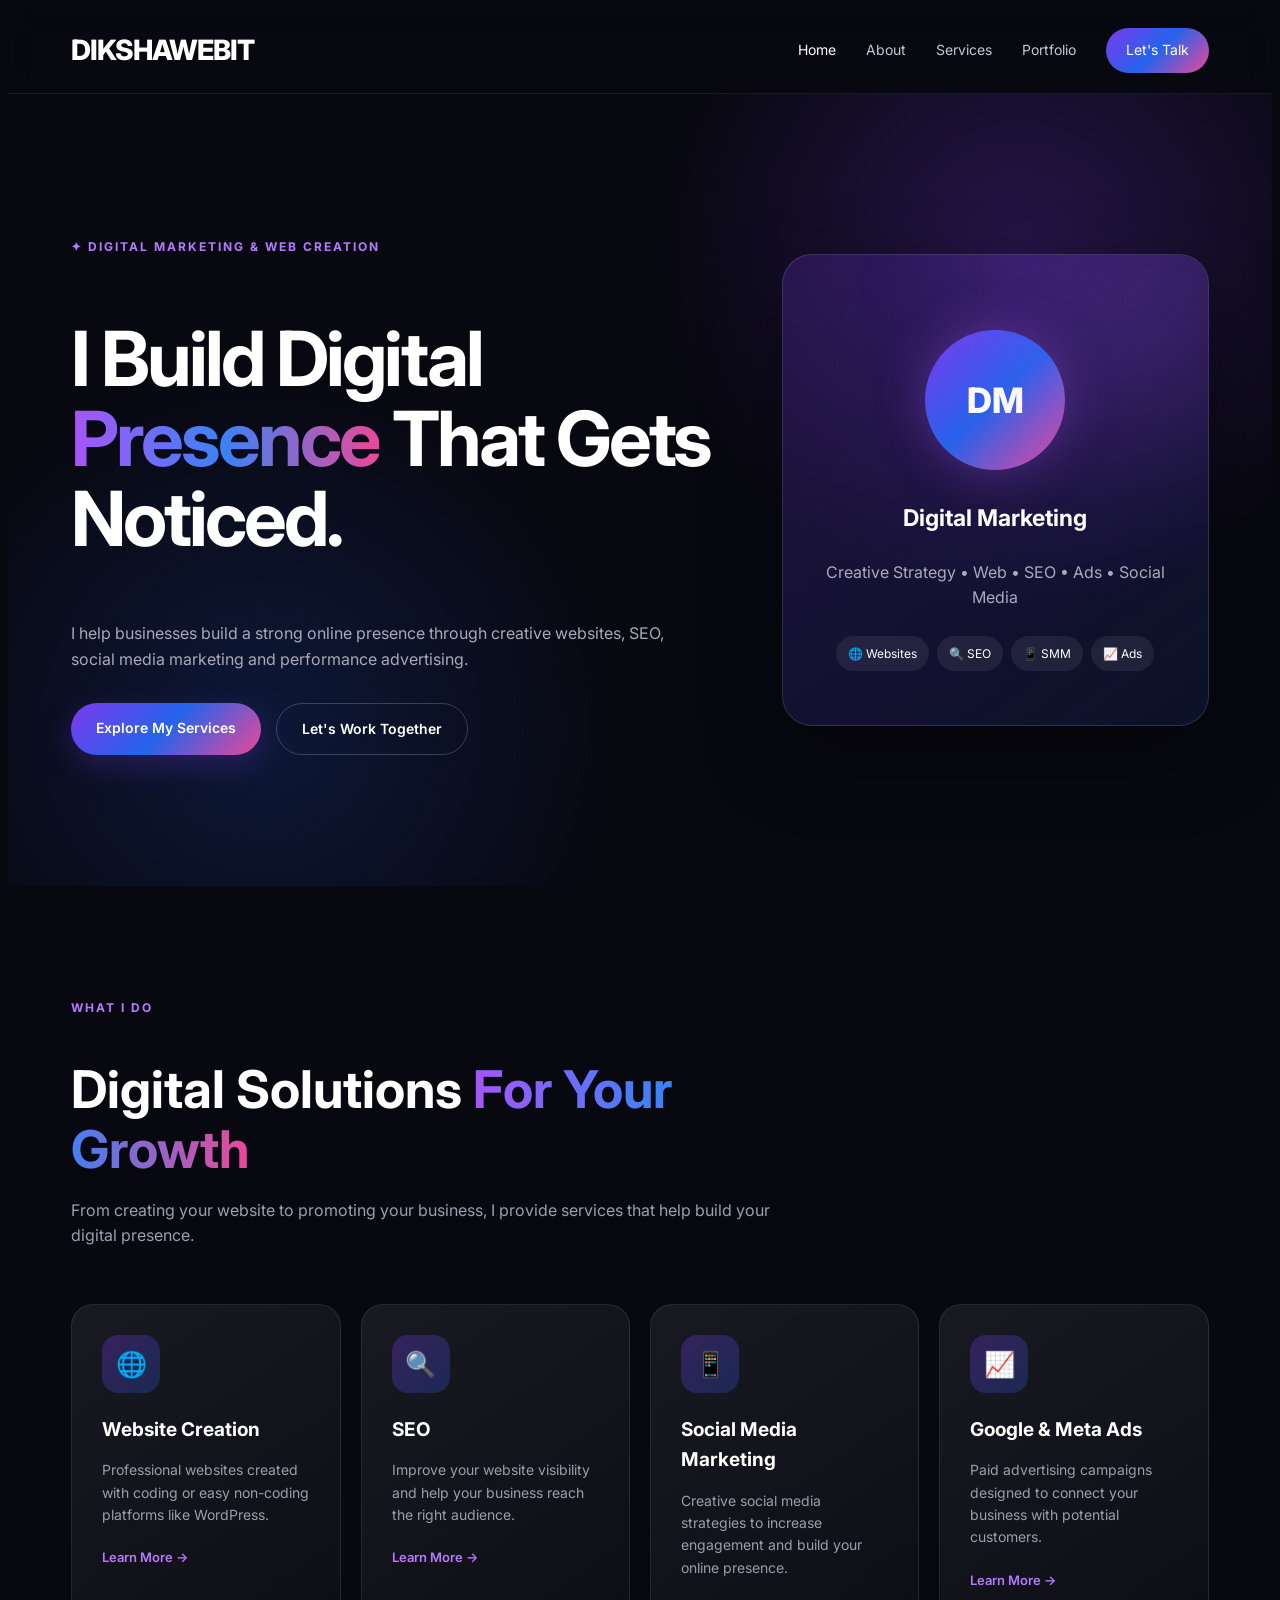
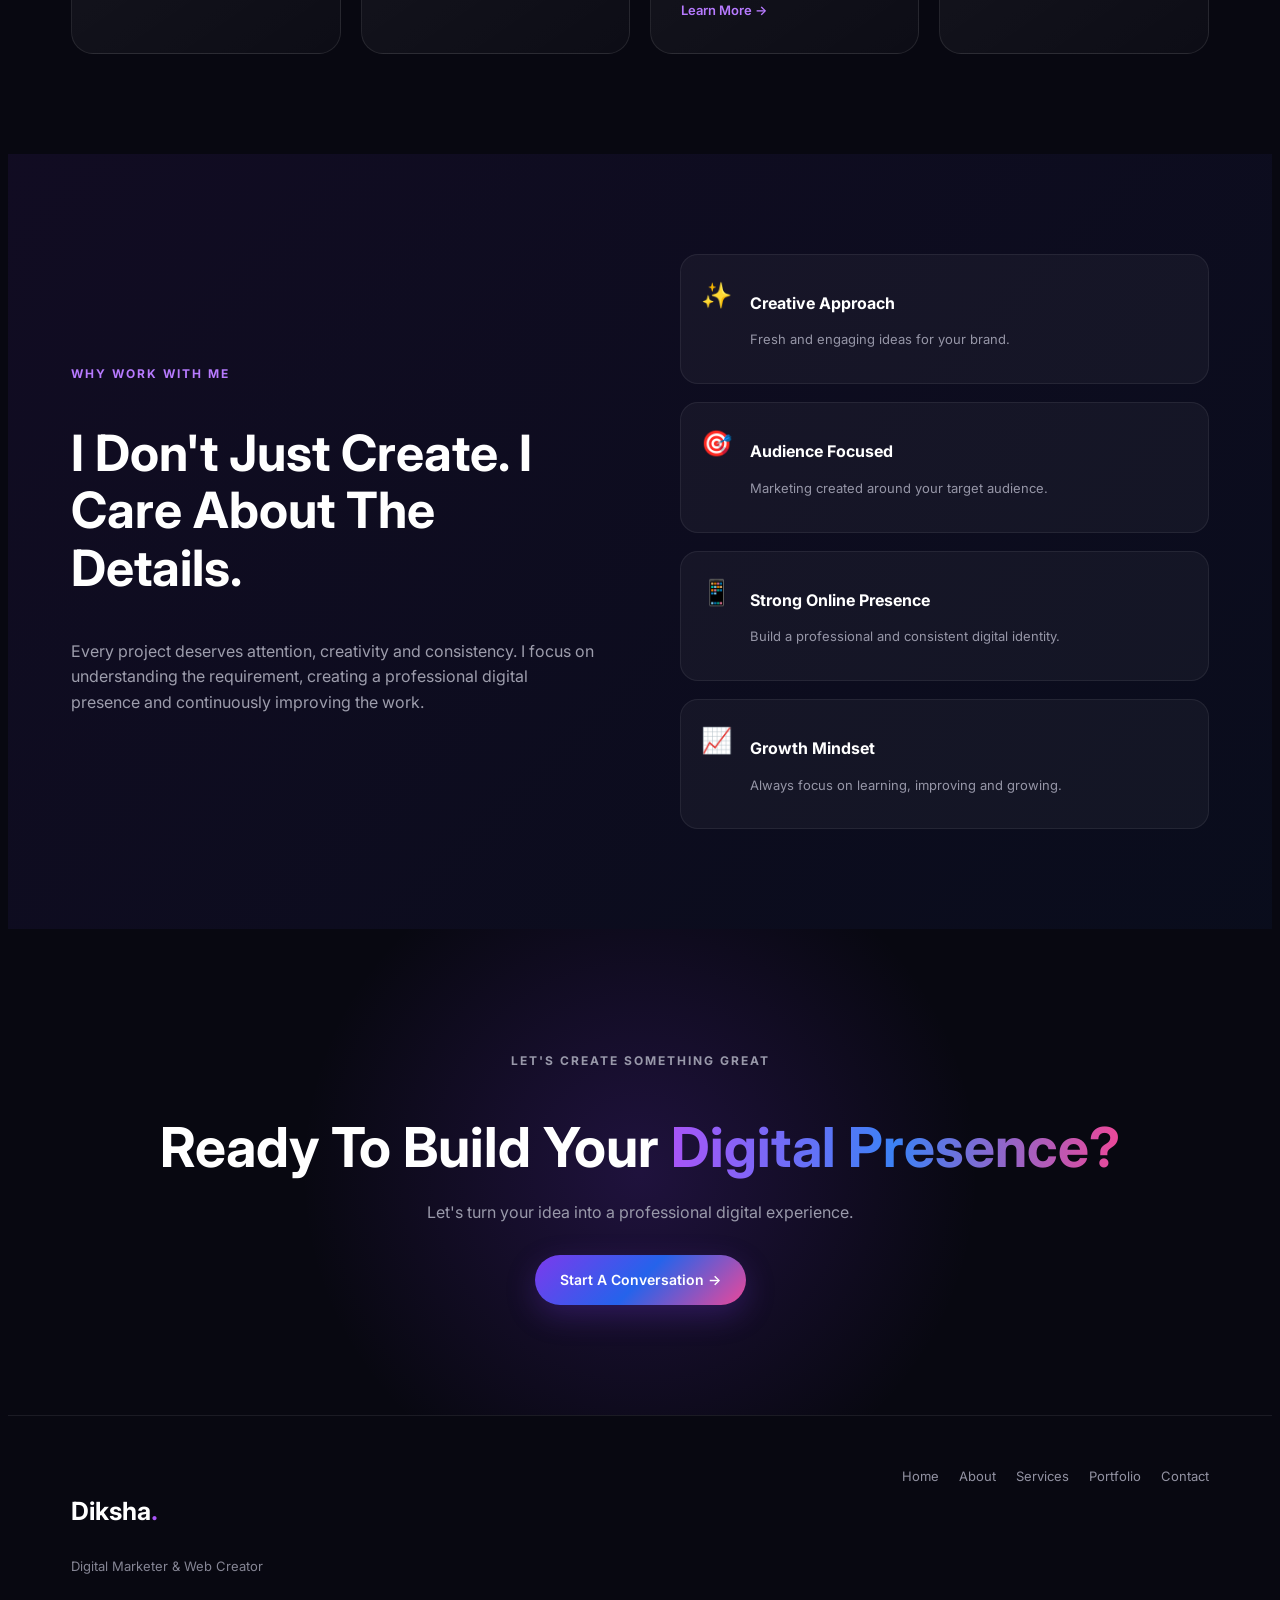
<file: index.html>
<!DOCTYPE html>
<html lang="en">
<head>
    <meta charset="UTF-8">
    <meta name="viewport" content="width=device-width, initial-scale=1.0">

    <title>Diksha | Digital Marketer & Web Creator</title>

    <link rel="stylesheet" href="style.css">

    <!-- Google Font -->
    <link rel="preconnect" href="https://fonts.googleapis.com">
    <link rel="preconnect" href="https://fonts.gstatic.com" crossorigin>
    <link href="https://fonts.googleapis.com/css2?family=Inter:wght@400;500;600;700;800&display=swap" rel="stylesheet">
</head>

<body>

<!-- ================= NAVBAR ================= -->

<header class="navbar">
    <div class="container nav-container">

        <a href="index.html" class="logo">
            DIKSHAWEBIT
        </a>

        <nav>
            <a href="index.html" class="active">Home</a>
            <a href="about.html">About</a>
            <a href="services.html">Services</a>
            <a href="portfolio.html">Portfolio</a>
            <a href="contact.html" class="nav-btn">Let's Talk</a>
        </nav>

    </div>
</header>


<!-- ================= HERO ================= -->

<section class="hero">

    <div class="container hero-container">

        <div class="hero-content">

            <p class="small-heading">
                ✦ DIGITAL MARKETING & WEB CREATION
            </p>

            <h1>
                I Build Digital
                <span>Presence</span>
                That Gets Noticed.
            </h1>

            <p class="hero-text">
                I help businesses build a strong online presence through
                creative websites, SEO, social media marketing and
                performance advertising.
            </p>

            <div class="hero-buttons">
                <a href="services.html" class="btn primary-btn">
                    Explore My Services
                </a>

                <a href="contact.html" class="btn outline-btn">
                    Let's Work Together
                </a>
            </div>

        </div>


        <!-- Hero Card -->

        <div class="hero-card">

            <div class="hero-card-glow"></div>

            <div class="profile-circle">
                DM
            </div>

            <h3>Digital Marketing</h3>

            <p>
                Creative Strategy • Web • SEO • Ads • Social Media
            </p>

            <div class="mini-services">

                <span>🌐 Websites</span>
                <span>🔍 SEO</span>
                <span>📱 SMM</span>
                <span>📈 Ads</span>

            </div>

        </div>

    </div>

</section>


<!-- ================= SERVICES PREVIEW ================= -->

<section class="section">

    <div class="container">

        <div class="section-heading">

            <p class="small-heading">WHAT I DO</p>

            <h2>
                Digital Solutions
                <span>For Your Growth</span>
            </h2>

            <p>
                From creating your website to promoting your business,
                I provide services that help build your digital presence.
            </p>

        </div>


        <div class="service-grid">

            <div class="service-card">
                <div class="service-icon">🌐</div>

                <h3>Website Creation</h3>

                <p>
                    Professional websites created with coding
                    or easy non-coding platforms like WordPress.
                </p>

                <a href="services.html">Learn More →</a>
            </div>


            <div class="service-card">
                <div class="service-icon">🔍</div>

                <h3>SEO</h3>

                <p>
                    Improve your website visibility and help
                    your business reach the right audience.
                </p>

                <a href="services.html">Learn More →</a>
            </div>


            <div class="service-card">
                <div class="service-icon">📱</div>

                <h3>Social Media Marketing</h3>

                <p>
                    Creative social media strategies to increase
                    engagement and build your online presence.
                </p>

                <a href="services.html">Learn More →</a>
            </div>


            <div class="service-card">
                <div class="service-icon">📈</div>

                <h3>Google & Meta Ads</h3>

                <p>
                    Paid advertising campaigns designed to
                    connect your business with potential customers.
                </p>

                <a href="services.html">Learn More →</a>
            </div>

        </div>

    </div>

</section>


<!-- ================= WHY ME ================= -->

<section class="why-section">

    <div class="container why-container">

        <div>

            <p class="small-heading">WHY WORK WITH ME</p>

            <h2>
                I Don't Just Create.
                <span>I Care About The Details.</span>
            </h2>

            <p class="why-text">
                Every project deserves attention, creativity and
                consistency. I focus on understanding the requirement,
                creating a professional digital presence and continuously
                improving the work.
            </p>

        </div>


        <div class="points">

            <div class="point">
                <span>✨</span>
                <div>
                    <h3>Creative Approach</h3>
                    <p>Fresh and engaging ideas for your brand.</p>
                </div>
            </div>


            <div class="point">
                <span>🎯</span>
                <div>
                    <h3>Audience Focused</h3>
                    <p>Marketing created around your target audience.</p>
                </div>
            </div>


            <div class="point">
                <span>📱</span>
                <div>
                    <h3>Strong Online Presence</h3>
                    <p>Build a professional and consistent digital identity.</p>
                </div>
            </div>


            <div class="point">
                <span>📈</span>
                <div>
                    <h3>Growth Mindset</h3>
                    <p>Always focus on learning, improving and growing.</p>
                </div>
            </div>

        </div>

    </div>

</section>


<!-- ================= CTA ================= -->

<section class="cta">

    <div class="container">

        <p class="small-heading">LET'S CREATE SOMETHING GREAT</p>

        <h2>
            Ready To Build Your
            <span>Digital Presence?</span>
        </h2>

        <p>
            Let's turn your idea into a professional digital experience.
        </p>

        <a href="contact.html" class="btn primary-btn">
            Start A Conversation →
        </a>

    </div>

</section>


<!-- ================= FOOTER ================= -->

<footer>

    <div class="container footer-container">

        <div>
            <h3>Diksha<span>.</span></h3>
            <p>
                Digital Marketer & Web Creator
            </p>
        </div>

        <div class="footer-links">
            <a href="index.html">Home</a>
            <a href="about.html">About</a>
            <a href="services.html">Services</a>
            <a href="portfolio.html">Portfolio</a>
            <a href="contact.html">Contact</a>
        </div>

    </div>

    

</footer>

</body>
</html>
</file>
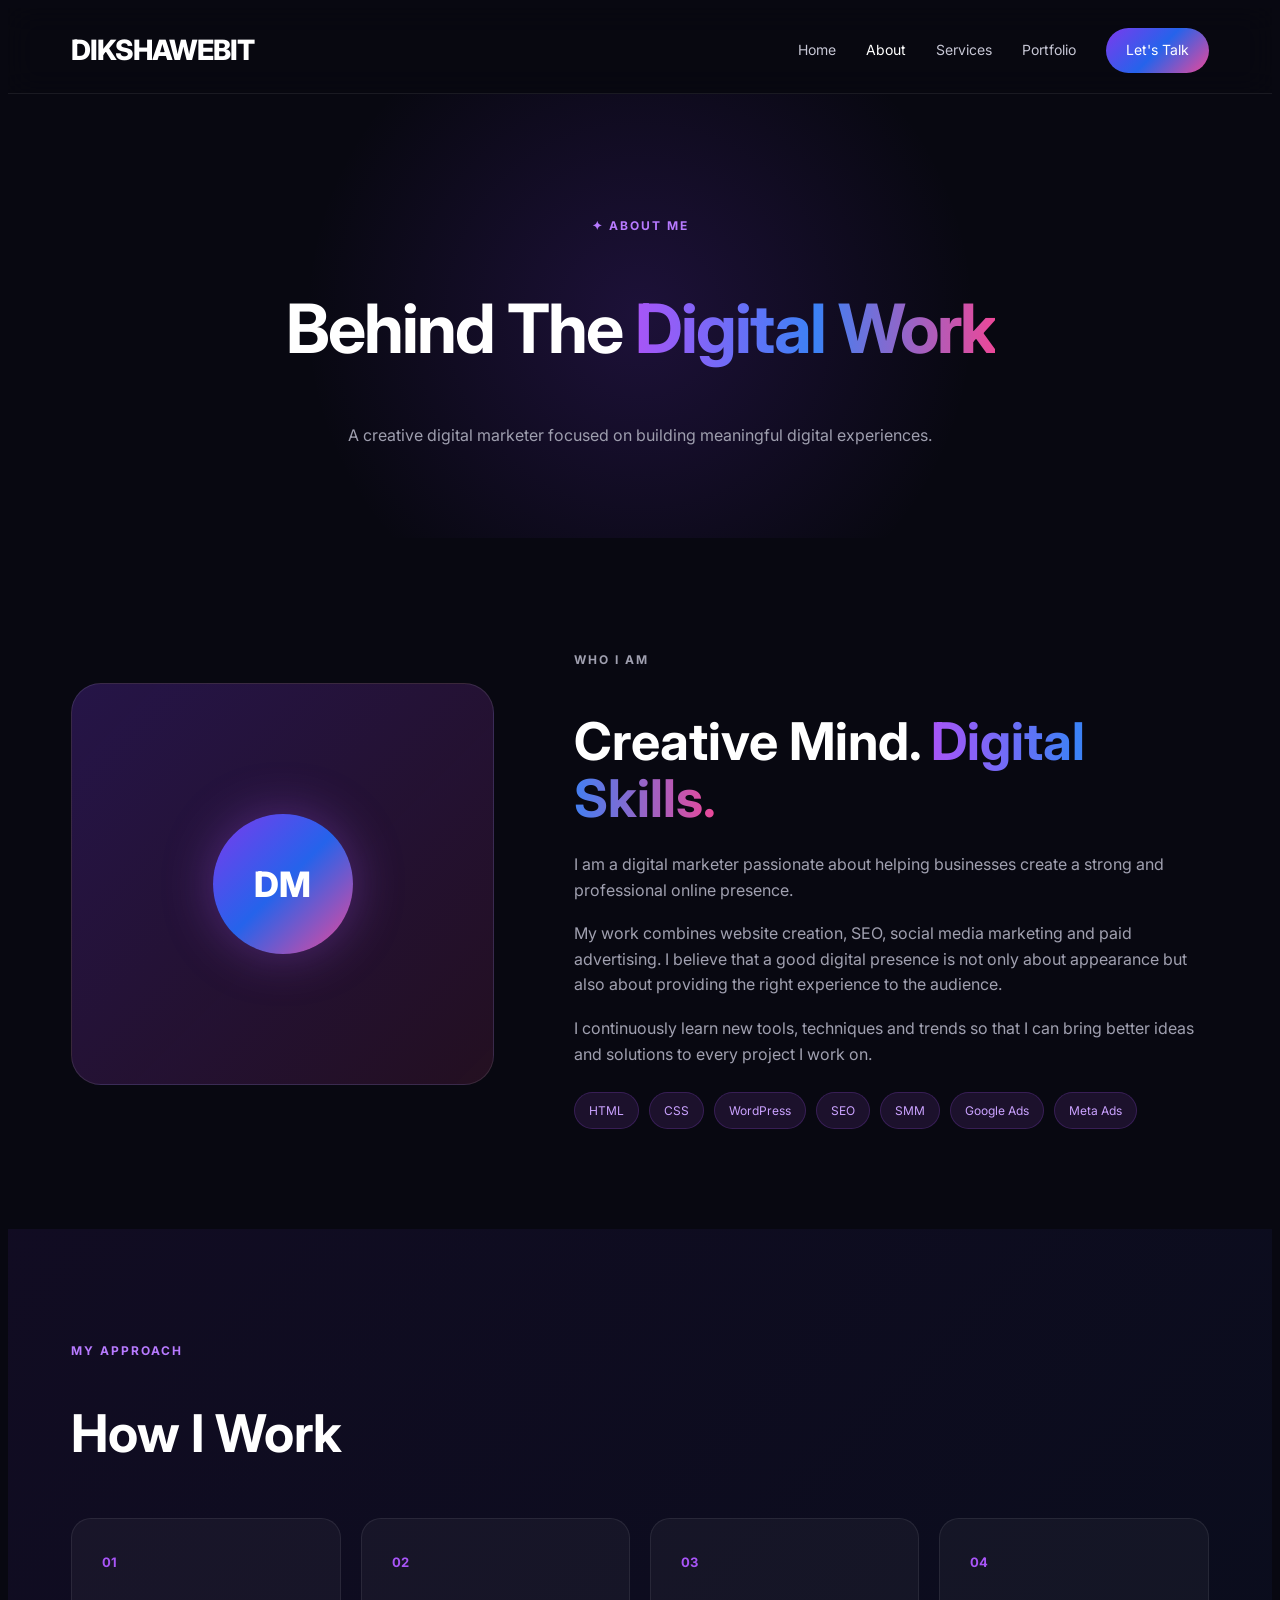
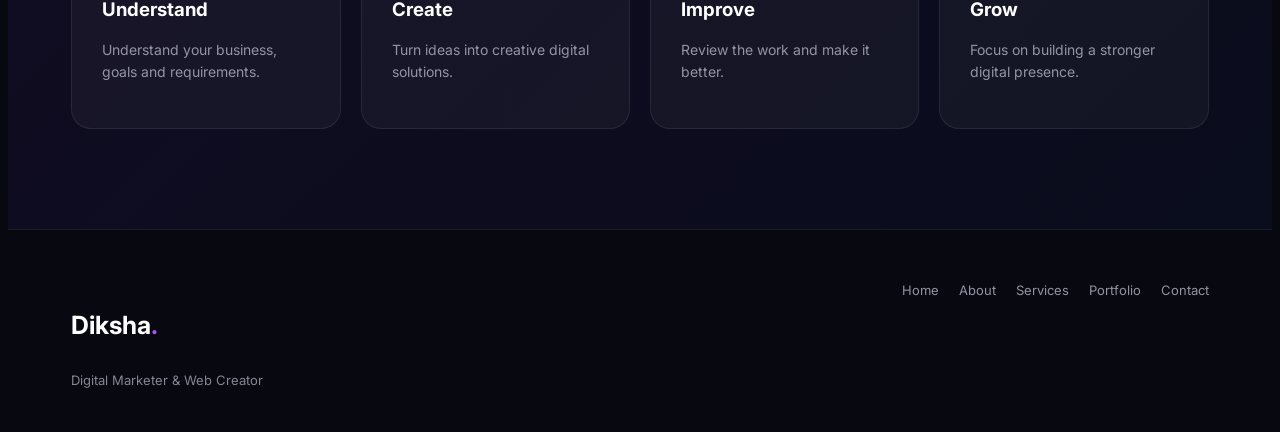
<file: about.html>
<!DOCTYPE html>
<html lang="en">
<head>

    <meta charset="UTF-8">
    <meta name="viewport" content="width=device-width, initial-scale=1.0">

    <title>About Me | Diksha</title>

    <link rel="stylesheet" href="style.css">

    <link rel="preconnect" href="https://fonts.googleapis.com">
    <link rel="preconnect" href="https://fonts.gstatic.com" crossorigin>
    <link href="https://fonts.googleapis.com/css2?family=Inter:wght@400;500;600;700;800&display=swap" rel="stylesheet">

</head>

<body>


<!-- NAVBAR -->

<header class="navbar">

    <div class="container nav-container">

        <a href="index.html" class="logo">
            DIKSHAWEBIT
        </a>

        <nav>

            <a href="index.html">Home</a>

            <a href="about.html" class="active">
                About
            </a>

            <a href="services.html">
                Services
            </a>

            <a href="portfolio.html">
                Portfolio
            </a>

            <a href="contact.html" class="nav-btn">
                Let's Talk
            </a>

        </nav>

    </div>

</header>


<!-- PAGE HERO -->

<section class="page-hero">

    <div class="container">

        <p class="small-heading">
            ✦ ABOUT ME
        </p>

        <h1>
            Behind The
            <span>Digital Work</span>
        </h1>

        <p>
            A creative digital marketer focused on building
            meaningful digital experiences.
        </p>

    </div>

</section>


<!-- ABOUT -->

<section class="section">

    <div class="container about-grid">

        <div class="about-image">

            <div class="about-circle">
                DM
            </div>

        </div>


        <div class="about-content">

            <p class="small-heading">
                WHO I AM
            </p>

            <h2>
                Creative Mind.
                <span>Digital Skills.</span>
            </h2>

            <p>
                I am a digital marketer passionate about helping
                businesses create a strong and professional online
                presence.
            </p>

            <p>
                My work combines website creation, SEO, social media
                marketing and paid advertising. I believe that a good
                digital presence is not only about appearance but also
                about providing the right experience to the audience.
            </p>

            <p>
                I continuously learn new tools, techniques and trends
                so that I can bring better ideas and solutions to every
                project I work on.
            </p>


            <div class="skill-tags">

                <span>HTML</span>
                <span>CSS</span>
                <span>WordPress</span>
                <span>SEO</span>
                <span>SMM</span>
                <span>Google Ads</span>
                <span>Meta Ads</span>

            </div>

        </div>

    </div>

</section>


<!-- APPROACH -->

<section class="why-section">

    <div class="container">

        <div class="section-heading">

            <p class="small-heading">
                MY APPROACH
            </p>

            <h2>
                How I Work
            </h2>

        </div>


        <div class="process-grid">

            <div class="process-card">

                <span>01</span>

                <h3>Understand</h3>

                <p>
                    Understand your business, goals and requirements.
                </p>

            </div>


            <div class="process-card">

                <span>02</span>

                <h3>Create</h3>

                <p>
                    Turn ideas into creative digital solutions.
                </p>

            </div>


            <div class="process-card">

                <span>03</span>

                <h3>Improve</h3>

                <p>
                    Review the work and make it better.
                </p>

            </div>


            <div class="process-card">

                <span>04</span>

                <h3>Grow</h3>

                <p>
                    Focus on building a stronger digital presence.
                </p>

            </div>

        </div>

    </div>

</section>


<!-- FOOTER -->

<footer>

    <div class="container footer-container">

        <div>
            <h3>Diksha<span>.</span></h3>
            <p>Digital Marketer & Web Creator</p>
        </div>

        <div class="footer-links">

            <a href="index.html">Home</a>
            <a href="about.html">About</a>
            <a href="services.html">Services</a>
            <a href="portfolio.html">Portfolio</a>
            <a href="contact.html">Contact</a>

        </div>

    </div>

    
</footer>

</body>
</html>
</file>
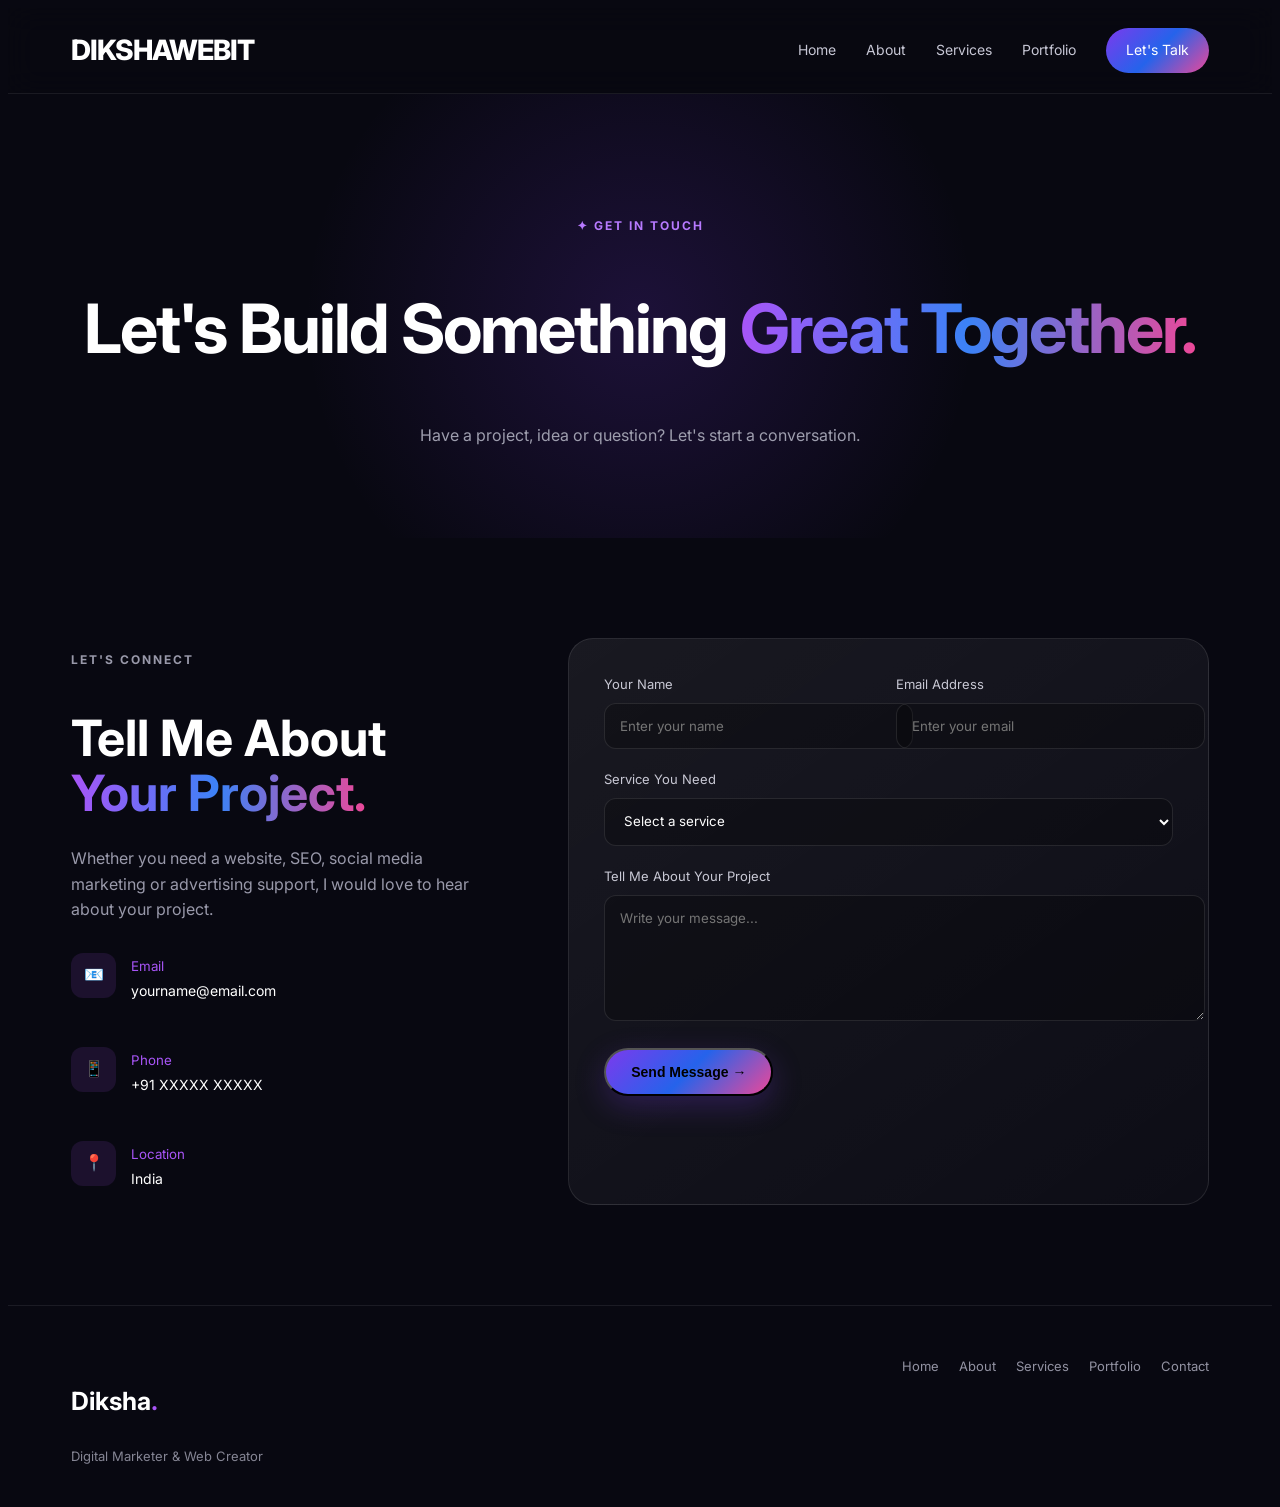
<file: contact.html>
<!DOCTYPE html>
<html lang="en">
<head>

    <meta charset="UTF-8">
    <meta name="viewport" content="width=device-width, initial-scale=1.0">

    <title>Contact | Diksha</title>

    <link rel="stylesheet" href="style.css">

    <link rel="preconnect" href="https://fonts.googleapis.com">
    <link rel="preconnect" href="https://fonts.gstatic.com" crossorigin>
    <link href="https://fonts.googleapis.com/css2?family=Inter:wght@400;500;600;700;800&display=swap" rel="stylesheet">

</head>

<body>


<!-- NAVBAR -->

<header class="navbar">

    <div class="container nav-container">

        <a href="index.html" class="logo">
            DIKSHAWEBIT
        </a>

        <nav>

            <a href="index.html">Home</a>
            <a href="about.html">About</a>
            <a href="services.html">Services</a>
            <a href="portfolio.html">Portfolio</a>

            <a href="contact.html" class="nav-btn active-btn">
                Let's Talk
            </a>

        </nav>

    </div>

</header>


<!-- CONTACT HERO -->

<section class="page-hero">

    <div class="container">

        <p class="small-heading">
            ✦ GET IN TOUCH
        </p>

        <h1>
            Let's Build Something
            <span>Great Together.</span>
        </h1>

        <p>
            Have a project, idea or question?
            Let's start a conversation.
        </p>

    </div>

</section>


<!-- CONTACT -->

<section class="section">

    <div class="container contact-grid">


        <!-- CONTACT INFO -->

        <div class="contact-info">

            <p class="small-heading">
                LET'S CONNECT
            </p>

            <h2>
                Tell Me About
                <span>Your Project.</span>
            </h2>

            <p>
                Whether you need a website, SEO, social media marketing
                or advertising support, I would love to hear about your
                project.
            </p>


            <div class="contact-item">

                <span>📧</span>

                <div>
                    <small>Email</small>
                    <p>yourname@email.com</p>
                </div>

            </div>


            <div class="contact-item">

                <span>📱</span>

                <div>
                    <small>Phone</small>
                    <p>+91 XXXXX XXXXX</p>
                </div>

            </div>


            <div class="contact-item">

                <span>📍</span>

                <div>
                    <small>Location</small>
                    <p>India</p>
                </div>

            </div>

        </div>


        <!-- FORM -->

        <div class="contact-form">

            <form>

                <div class="input-row">

                    <div class="input-group">

                        <label>Your Name</label>

                        <input
                            type="text"
                            placeholder="Enter your name"
                            required
                        >

                    </div>


                    <div class="input-group">

                        <label>Email Address</label>

                        <input
                            type="email"
                            placeholder="Enter your email"
                            required
                        >

                    </div>

                </div>


                <div class="input-group">

                    <label>Service You Need</label>

                    <select>

                        <option>Select a service</option>
                        <option>Website Creation</option>
                        <option>SEO</option>
                        <option>Social Media Marketing</option>
                        <option>Google Ads</option>
                        <option>Meta Ads</option>

                    </select>

                </div>


                <div class="input-group">

                    <label>Tell Me About Your Project</label>

                    <textarea
                        rows="6"
                        placeholder="Write your message..."
                    ></textarea>

                </div>


                <button type="submit" class="btn primary-btn">
                    Send Message →
                </button>

            </form>

        </div>

    </div>

</section>


<!-- FOOTER -->

<footer>

    <div class="container footer-container">

        <div>
            <h3>Diksha<span>.</span></h3>
            <p>Digital Marketer & Web Creator</p>
        </div>

        <div class="footer-links">

            <a href="index.html">Home</a>
            <a href="about.html">About</a>
            <a href="services.html">Services</a>
            <a href="portfolio.html">Portfolio</a>
            <a href="contact.html">Contact</a>

        </div>

    </div>

  
</footer>

</body>
</html>
</file>
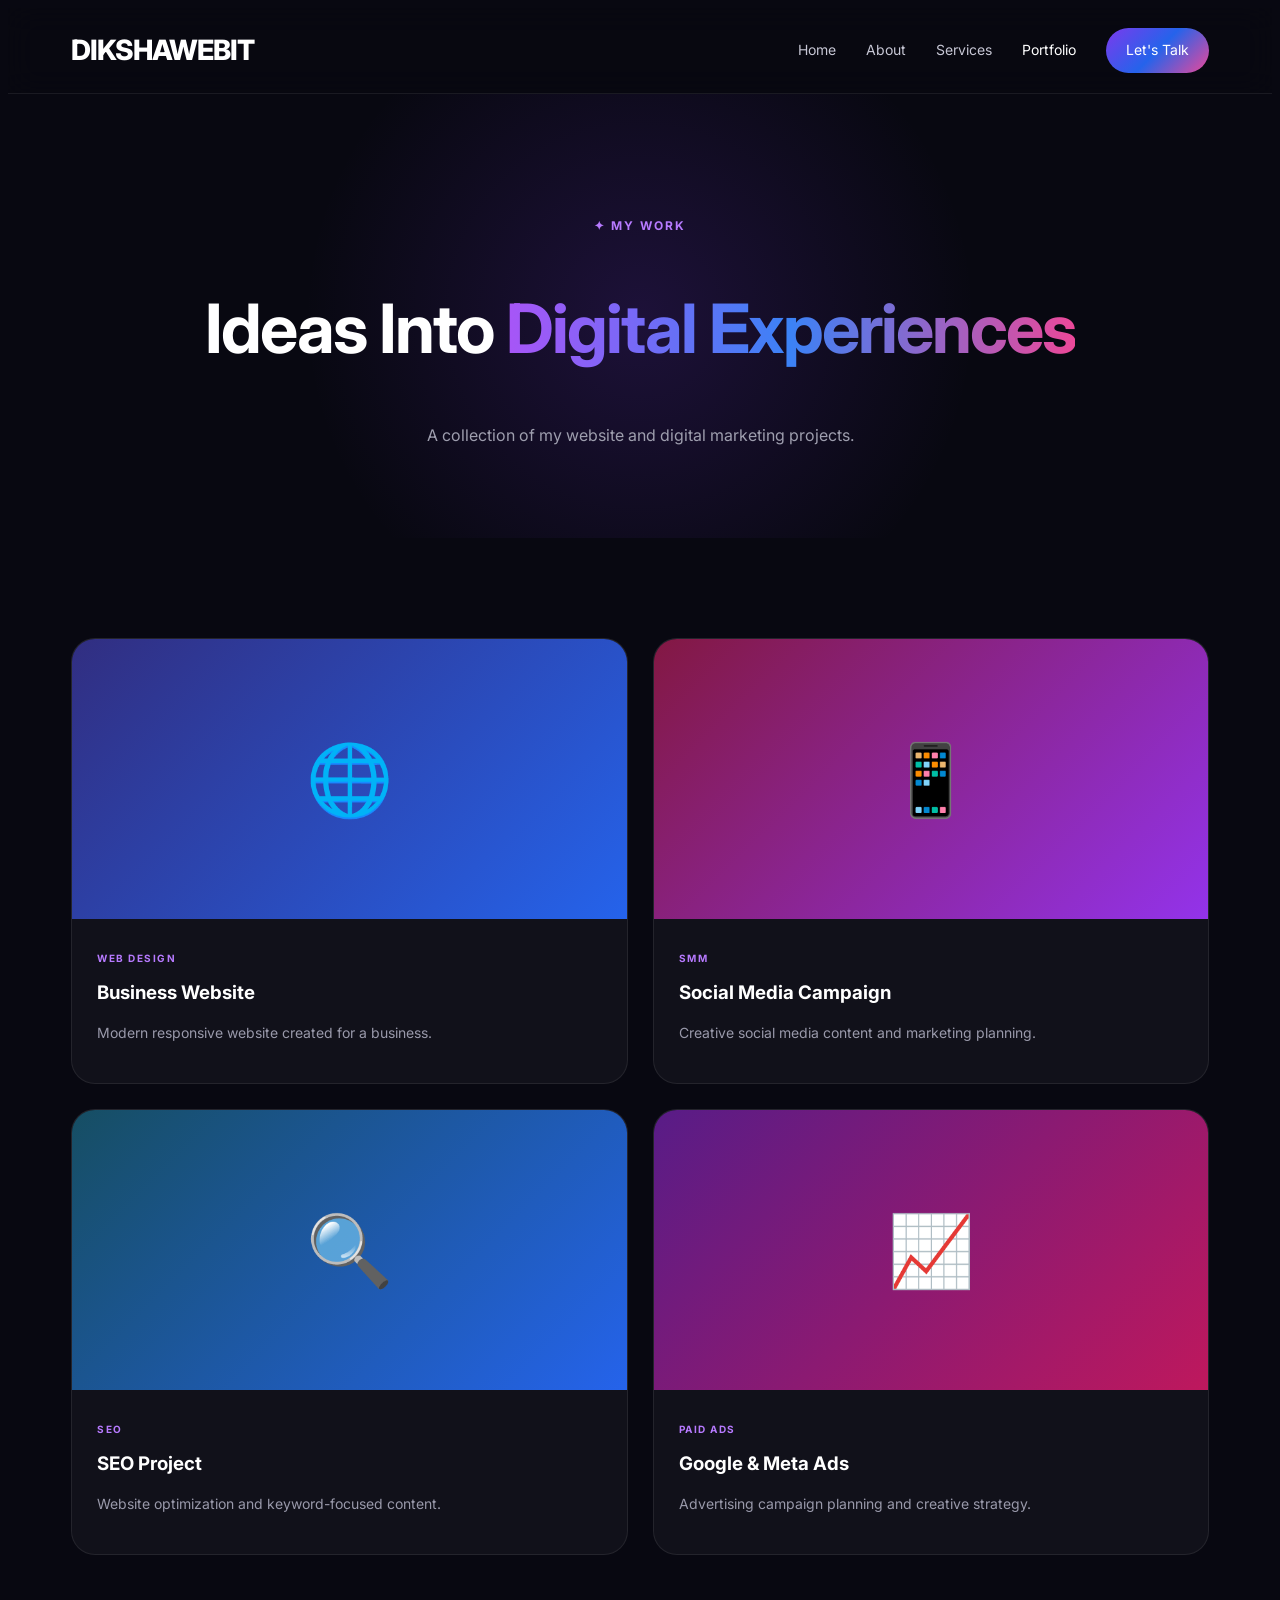
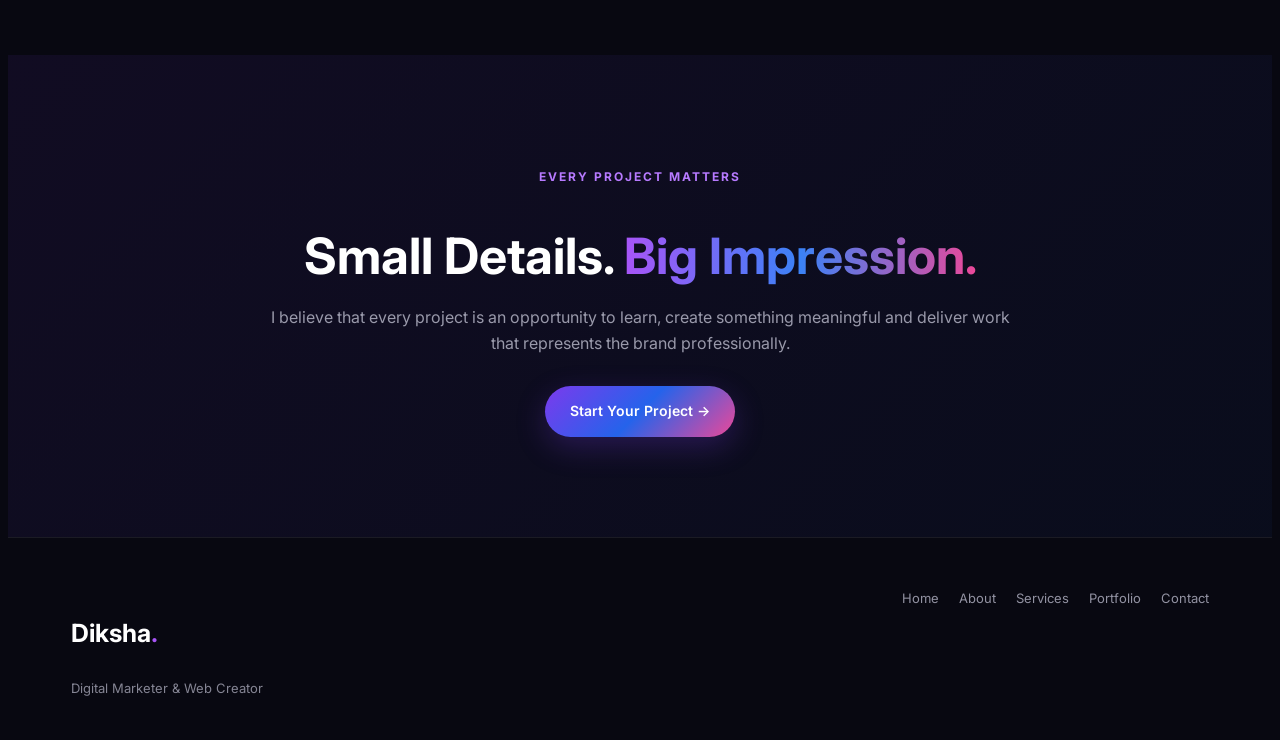
<file: portfolio.html>
<!DOCTYPE html>
<html lang="en">
<head>

    <meta charset="UTF-8">
    <meta name="viewport" content="width=device-width, initial-scale=1.0">

    <title>Portfolio | Diksha</title>

    <link rel="stylesheet" href="style.css">

    <link rel="preconnect" href="https://fonts.googleapis.com">
    <link rel="preconnect" href="https://fonts.googleapis.com">
    <link href="https://fonts.googleapis.com/css2?family=Inter:wght@400;500;600;700;800&display=swap" rel="stylesheet">

</head>

<body>


<!-- NAVBAR -->

<header class="navbar">

    <div class="container nav-container">

        <a href="index.html" class="logo">
            DIKSHAWEBIT
        </a>

        <nav>

            <a href="index.html">Home</a>
            <a href="about.html">About</a>
            <a href="services.html">Services</a>

            <a href="portfolio.html" class="active">
                Portfolio
            </a>

            <a href="contact.html" class="nav-btn">
                Let's Talk
            </a>

        </nav>

    </div>

</header>


<!-- PAGE HERO -->

<section class="page-hero">

    <div class="container">

        <p class="small-heading">
            ✦ MY WORK
        </p>

        <h1>
            Ideas Into
            <span>Digital Experiences</span>
        </h1>

        <p>
            A collection of my website and digital marketing projects.
        </p>

    </div>

</section>


<!-- PORTFOLIO -->

<section class="section">

    <div class="container">

        <div class="portfolio-grid">


            <div class="portfolio-card">

                <div class="portfolio-image website-demo">
                    🌐
                </div>

                <div class="portfolio-info">

                    <span>WEB DESIGN</span>

                    <h3>Business Website</h3>

                    <p>
                        Modern responsive website created for a business.
                    </p>

                </div>

            </div>


            <div class="portfolio-card">

                <div class="portfolio-image marketing-demo">
                    📱
                </div>

                <div class="portfolio-info">

                    <span>SMM</span>

                    <h3>Social Media Campaign</h3>

                    <p>
                        Creative social media content and marketing planning.
                    </p>

                </div>

            </div>


            <div class="portfolio-card">

                <div class="portfolio-image seo-demo">
                    🔍
                </div>

                <div class="portfolio-info">

                    <span>SEO</span>

                    <h3>SEO Project</h3>

                    <p>
                        Website optimization and keyword-focused content.
                    </p>

                </div>

            </div>


            <div class="portfolio-card">

                <div class="portfolio-image ads-demo">
                    📈
                </div>

                <div class="portfolio-info">

                    <span>PAID ADS</span>

                    <h3>Google & Meta Ads</h3>

                    <p>
                        Advertising campaign planning and creative strategy.
                    </p>

                </div>

            </div>

        </div>

    </div>

</section>


<!-- WORK MESSAGE -->

<section class="why-section">

    <div class="container work-message">

        <p class="small-heading">
            EVERY PROJECT MATTERS
        </p>

        <h2>
            Small Details.
            <span>Big Impression.</span>
        </h2>

        <p>
            I believe that every project is an opportunity to learn,
            create something meaningful and deliver work that represents
            the brand professionally.
        </p>

        <a href="contact.html" class="btn primary-btn">
            Start Your Project →
        </a>

    </div>

</section>


<!-- FOOTER -->

<footer>

    <div class="container footer-container">

        <div>
            <h3>Diksha<span>.</span></h3>
            <p>Digital Marketer & Web Creator</p>
        </div>

        <div class="footer-links">

            <a href="index.html">Home</a>
            <a href="about.html">About</a>
            <a href="services.html">Services</a>
            <a href="portfolio.html">Portfolio</a>
            <a href="contact.html">Contact</a>

        </div>

    </div>

    
</footer>

</body>
</html>
</file>
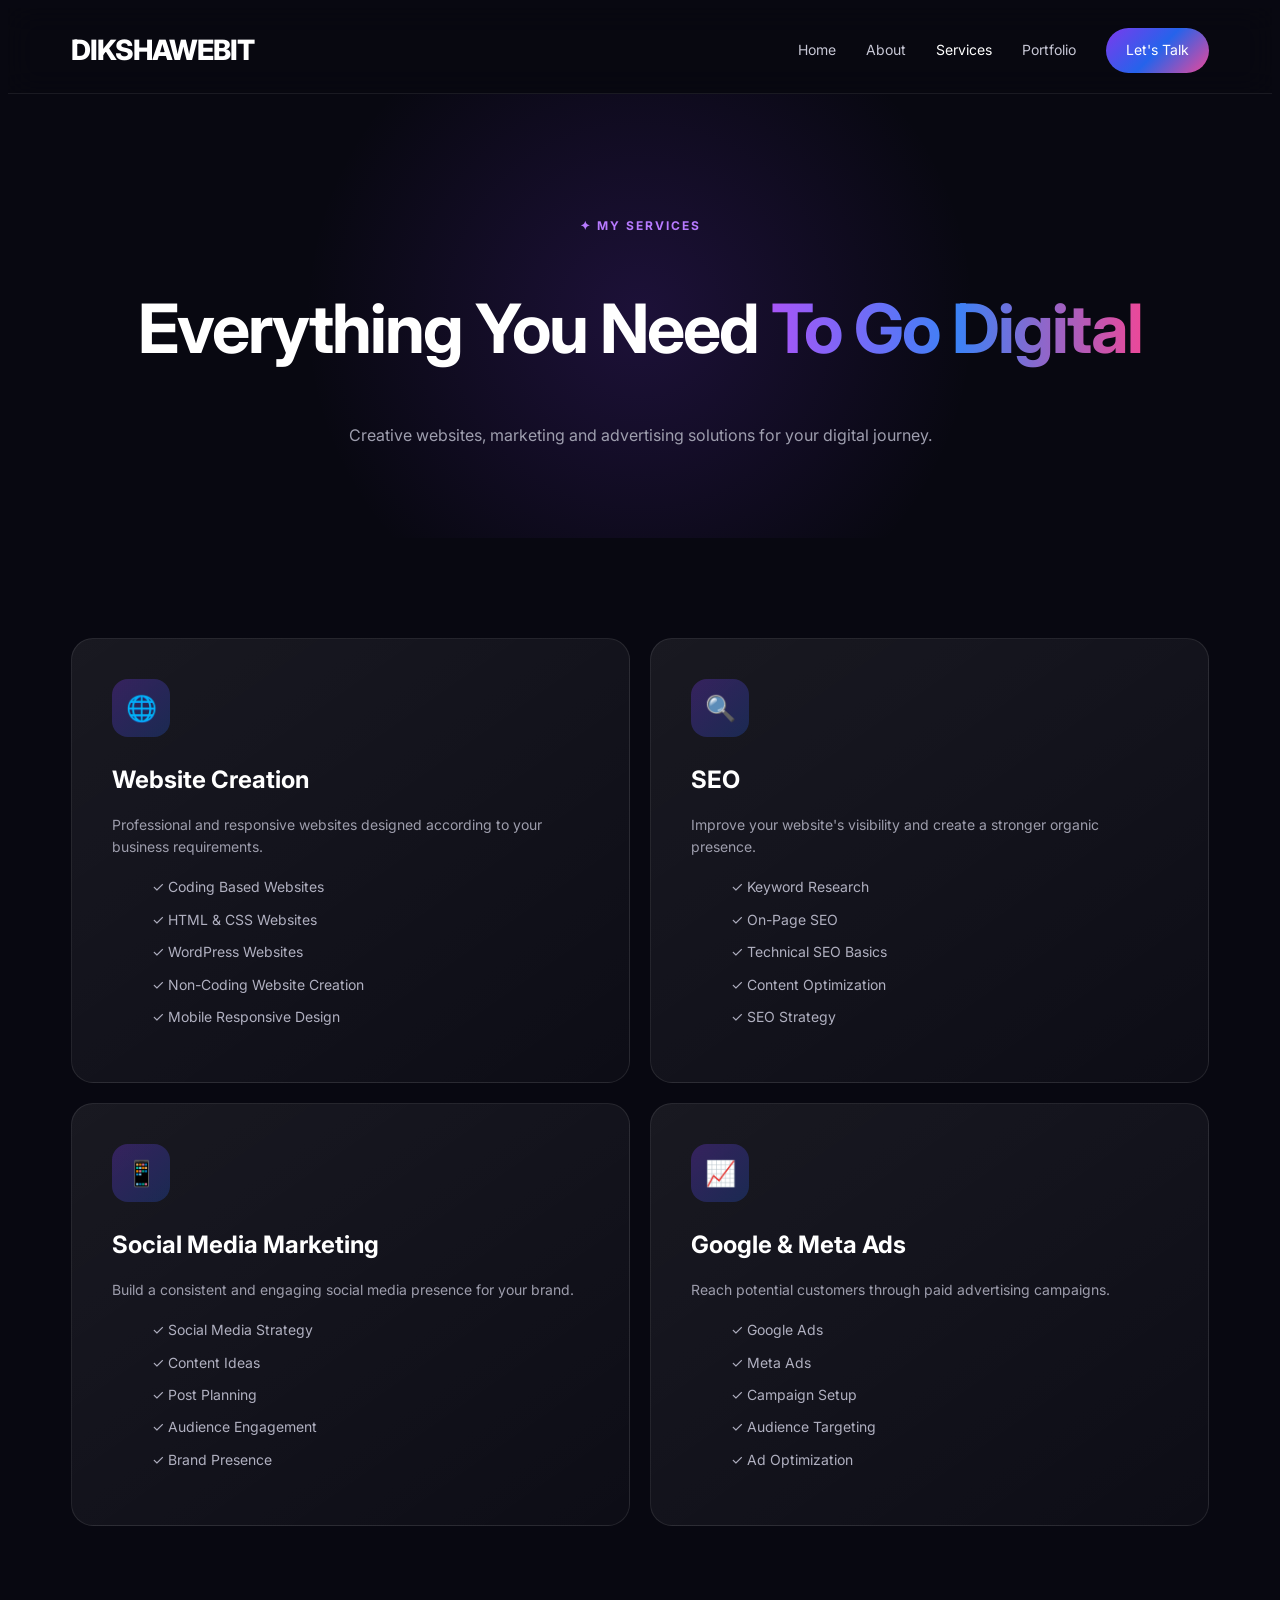
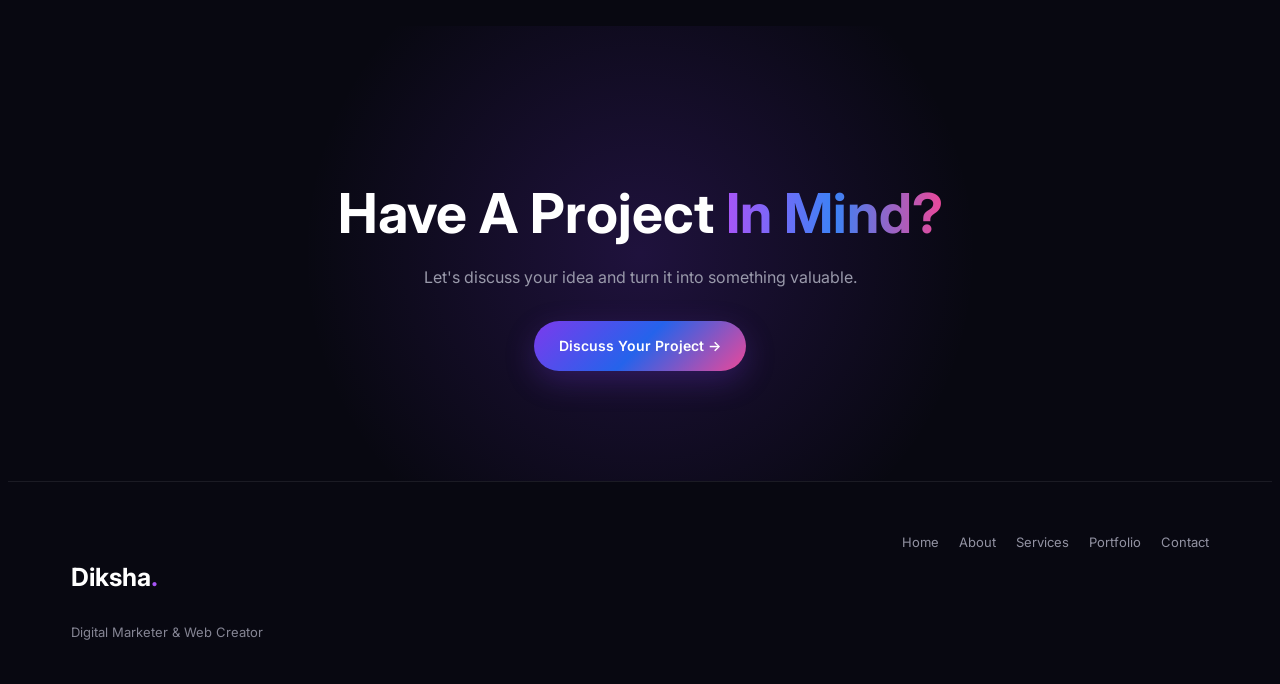
<file: services.html>
<!DOCTYPE html>
<html lang="en">
<head>

    <meta charset="UTF-8">
    <meta name="viewport" content="width=device-width, initial-scale=1.0">

    <title>Services | Diksha Digital Marketing</title>

    <link rel="stylesheet" href="style.css">

    <link rel="preconnect" href="https://fonts.googleapis.com">
    <link rel="preconnect" href="https://fonts.gstatic.com" crossorigin>
    <link href="https://fonts.googleapis.com/css2?family=Inter:wght@400;500;600;700;800&display=swap" rel="stylesheet">

</head>

<body>


<!-- NAVBAR -->

<header class="navbar">

    <div class="container nav-container">

        <a href="index.html" class="logo">
            DIKSHAWEBIT
        </a>

        <nav>

            <a href="index.html">Home</a>

            <a href="about.html">About</a>

            <a href="services.html" class="active">
                Services
            </a>

            <a href="portfolio.html">
                Portfolio
            </a>

            <a href="contact.html" class="nav-btn">
                Let's Talk
            </a>

        </nav>

    </div>

</header>


<!-- PAGE HERO -->

<section class="page-hero">

    <div class="container">

        <p class="small-heading">
            ✦ MY SERVICES
        </p>

        <h1>
            Everything You Need
            <span>To Go Digital</span>
        </h1>

        <p>
            Creative websites, marketing and advertising solutions
            for your digital journey.
        </p>

    </div>

</section>


<!-- SERVICES -->

<section class="section">

    <div class="container">

        <div class="service-grid service-page-grid">


            <!-- WEBSITE -->

            <div class="service-card large-card">

                <div class="service-icon">🌐</div>

                <h3>Website Creation</h3>

                <p>
                    Professional and responsive websites designed
                    according to your business requirements.
                </p>

                <ul>

                    <li>✓ Coding Based Websites</li>
                    <li>✓ HTML & CSS Websites</li>
                    <li>✓ WordPress Websites</li>
                    <li>✓ Non-Coding Website Creation</li>
                    <li>✓ Mobile Responsive Design</li>

                </ul>

            </div>


            <!-- SEO -->

            <div class="service-card large-card">

                <div class="service-icon">🔍</div>

                <h3>SEO</h3>

                <p>
                    Improve your website's visibility and create
                    a stronger organic presence.
                </p>

                <ul>

                    <li>✓ Keyword Research</li>
                    <li>✓ On-Page SEO</li>
                    <li>✓ Technical SEO Basics</li>
                    <li>✓ Content Optimization</li>
                    <li>✓ SEO Strategy</li>

                </ul>

            </div>


            <!-- SMM -->

            <div class="service-card large-card">

                <div class="service-icon">📱</div>

                <h3>Social Media Marketing</h3>

                <p>
                    Build a consistent and engaging social media
                    presence for your brand.
                </p>

                <ul>

                    <li>✓ Social Media Strategy</li>
                    <li>✓ Content Ideas</li>
                    <li>✓ Post Planning</li>
                    <li>✓ Audience Engagement</li>
                    <li>✓ Brand Presence</li>

                </ul>

            </div>


            <!-- ADS -->

            <div class="service-card large-card">

                <div class="service-icon">📈</div>

                <h3>Google & Meta Ads</h3>

                <p>
                    Reach potential customers through paid
                    advertising campaigns.
                </p>

                <ul>

                    <li>✓ Google Ads</li>
                    <li>✓ Meta Ads</li>
                    <li>✓ Campaign Setup</li>
                    <li>✓ Audience Targeting</li>
                    <li>✓ Ad Optimization</li>

                </ul>

            </div>

        </div>

    </div>

</section>


<!-- CTA -->

<section class="cta">

    <div class="container">

        <h2>
            Have A Project
            <span>In Mind?</span>
        </h2>

        <p>
            Let's discuss your idea and turn it into something valuable.
        </p>

        <a href="contact.html" class="btn primary-btn">
            Discuss Your Project →
        </a>

    </div>

</section>


<!-- FOOTER -->

<footer>

    <div class="container footer-container">

        <div>
            <h3>Diksha<span>.</span></h3>
            <p>Digital Marketer & Web Creator</p>
        </div>

        <div class="footer-links">

            <a href="index.html">Home</a>
            <a href="about.html">About</a>
            <a href="services.html">Services</a>
            <a href="portfolio.html">Portfolio</a>
            <a href="contact.html">Contact</a>

        </div>

    </div>

    
</footer>

</body>
</html>
</file>
<file: style.css>
css
/* =====================================================
   GLOBAL
===================================================== */

* {
    margin: 0;
    padding: 0;
    box-sizing: border-box;
}

html {
    scroll-behavior: smooth;
}

body {
    font-family: "Inter", sans-serif;
    background: #080811;
    color: #ffffff;
    line-height: 1.6;
}

a {
    text-decoration: none;
    color: inherit;
}

.container {
    width: 90%;
    max-width: 1200px;
    margin: auto;
}


/* =====================================================
   NAVBAR
===================================================== */

.navbar {
    width: 100%;
    padding: 20px 0;
    background: rgba(8, 8, 17, 0.88);
    border-bottom: 1px solid rgba(255,255,255,0.08);
    position: sticky;
    top: 0;
    z-index: 1000;
    backdrop-filter: blur(15px);
}

.nav-container {
    display: flex;
    align-items: center;
    justify-content: space-between;
}

.logo {
    font-size: 28px;
    font-weight: 800;
    letter-spacing: -1px;
}

.logo span,
footer h3 span {
    color: #a855f7;
}

nav {
    display: flex;
    align-items: center;
    gap: 30px;
}

nav a {
    font-size: 14px;
    color: #c7c7d5;
    transition: 0.3s;
}

nav a:hover,
nav a.active {
    color: #ffffff;
}

.nav-btn {
    padding: 11px 20px;
    border-radius: 30px;
    background: linear-gradient(
        135deg,
        #7c3aed,
        #2563eb,
        #ec4899
    );
    color: #ffffff !important;
}


/* =====================================================
   BUTTONS
===================================================== */

.btn {
    display: inline-block;
    padding: 14px 25px;
    border-radius: 30px;
    font-weight: 600;
    font-size: 14px;
    transition: 0.3s;
}

.primary-btn {
    background: linear-gradient(
        135deg,
        #7c3aed,
        #2563eb,
        #ec4899
    );
    box-shadow: 0 10px 30px rgba(124, 58, 237, 0.25);
}

.primary-btn:hover {
    transform: translateY(-3px);
    box-shadow: 0 15px 35px rgba(124, 58, 237, 0.4);
}

.outline-btn {
    border: 1px solid rgba(255,255,255,0.2);
    color: #ffffff;
}

.outline-btn:hover {
    background: rgba(255,255,255,0.08);
    transform: translateY(-3px);
}


/* =====================================================
   HERO
===================================================== */

.hero {
    min-height: 88vh;
    display: flex;
    align-items: center;
    background:
        radial-gradient(
            circle at 80% 20%,
            rgba(124,58,237,0.25),
            transparent 30%
        ),
        radial-gradient(
            circle at 20% 80%,
            rgba(37,99,235,0.18),
            transparent 30%
        );
}

.hero-container {
    display: grid;
    grid-template-columns: 1.2fr 0.8fr;
    gap: 70px;
    align-items: center;
}

.small-heading {
    color: #b77aff;
    font-size: 12px;
    font-weight: 700;
    letter-spacing: 2px;
    margin-bottom: 18px;
}

.hero h1 {
    font-size: clamp(45px, 6vw, 76px);
    line-height: 1.05;
    letter-spacing: -3px;
    max-width: 800px;
}

.hero h1 span,
.section-heading h2 span,
.page-hero h1 span,
.about-content h2 span,
.contact-info h2 span,
.cta h2 span,
.work-message h2 span {
    background: linear-gradient(
        90deg,
        #a855f7,
        #3b82f6,
        #ec4899
    );
    -webkit-background-clip: text;
    -webkit-text-fill-color: transparent;
}

.hero-text {
    max-width: 620px;
    color: #a9a9b8;
    margin: 25px 0 30px;
    font-size: 16px;
}

.hero-buttons {
    display: flex;
    gap: 15px;
    flex-wrap: wrap;
}


/* HERO CARD */

.hero-card {
    min-height: 380px;
    border-radius: 30px;
    padding: 45px 30px;
    text-align: center;
    position: relative;
    overflow: hidden;

    background:
        linear-gradient(
            145deg,
            rgba(124,58,237,0.22),
            rgba(37,99,235,0.10)
        );

    border: 1px solid rgba(255,255,255,0.12);

    box-shadow:
        0 30px 80px rgba(0,0,0,0.45);
}

.hero-card-glow {
    position: absolute;
    width: 180px;
    height: 180px;
    background: #a855f7;
    filter: blur(100px);
    opacity: 0.35;
    top: -50px;
    right: -30px;
}

.profile-circle,
.about-circle {
    width: 140px;
    height: 140px;
    border-radius: 50%;
    margin: 30px auto;
    display: flex;
    align-items: center;
    justify-content: center;

    font-size: 35px;
    font-weight: 800;

    background:
        linear-gradient(
            135deg,
            #7c3aed,
            #2563eb,
            #ec4899
        );

    box-shadow:
        0 0 50px rgba(168,85,247,0.35);
}

.hero-card h3 {
    font-size: 23px;
}

.hero-card p {
    color: #aaaabd;
    margin: 8px 0 25px;
}

.mini-services {
    display: flex;
    justify-content: center;
    gap: 8px;
    flex-wrap: wrap;
}

.mini-services span {
    padding: 8px 12px;
    border-radius: 20px;
    background: rgba(255,255,255,0.07);
    font-size: 12px;
}


/* =====================================================
   SECTIONS
===================================================== */

.section {
    padding: 100px 0;
}

.section-heading {
    max-width: 700px;
    margin-bottom: 55px;
}

.section-heading h2 {
    font-size: clamp(35px, 5vw, 52px);
    line-height: 1.15;
    margin-bottom: 18px;
}

.section-heading > p:last-child {
    color: #9e9eae;
}


/* =====================================================
   SERVICE CARDS
===================================================== */

.service-grid {
    display: grid;
    grid-template-columns: repeat(4, 1fr);
    gap: 20px;
}

.service-card {
    padding: 30px;
    border-radius: 22px;
    background: linear-gradient(
        145deg,
        rgba(255,255,255,0.07),
        rgba(255,255,255,0.025)
    );
    border: 1px solid rgba(255,255,255,0.09);
    transition: 0.35s;
}

.service-card:hover {
    transform: translateY(-8px);
    border-color: rgba(168,85,247,0.5);
    box-shadow: 0 20px 50px rgba(0,0,0,0.3);
}

.service-icon {
    width: 58px;
    height: 58px;
    display: flex;
    align-items: center;
    justify-content: center;

    border-radius: 16px;

    font-size: 25px;

    margin-bottom: 22px;

    background:
        linear-gradient(
            135deg,
            rgba(124,58,237,0.3),
            rgba(37,99,235,0.25)
        );
}

.service-card h3 {
    font-size: 19px;
    margin-bottom: 12px;
}

.service-card p {
    color: #9d9dac;
    font-size: 14px;
    margin-bottom: 18px;
}

.service-card a {
    color: #b77aff;
    font-size: 13px;
    font-weight: 600;
}


/* =====================================================
   WHY SECTION
===================================================== */

.why-section {
    padding: 100px 0;

    background:
        linear-gradient(
            135deg,
            rgba(124,58,237,0.08),
            rgba(37,99,235,0.05)
        );
}

.why-container {
    display: grid;
    grid-template-columns: 1fr 1fr;
    gap: 80px;
    align-items: center;
}

.why-container h2 {
    font-size: clamp(35px, 5vw, 50px);
    line-height: 1.15;
}

.why-text {
    color: #9d9dac;
    margin-top: 25px;
}

.points {
    display: grid;
    gap: 18px;
}

.point {
    display: flex;
    gap: 18px;
    padding: 20px;
    border-radius: 18px;
    background: rgba(255,255,255,0.04);
    border: 1px solid rgba(255,255,255,0.07);
}

.point > span {
    font-size: 25px;
}

.point h3 {
    font-size: 16px;
    margin-bottom: 3px;
}

.point p {
    color: #9696a7;
    font-size: 13px;
}


/* =====================================================
   CTA
===================================================== */

.cta {
    text-align: center;
    padding: 110px 20px;
    background:
        radial-gradient(
            circle,
            rgba(124,58,237,0.2),
            transparent 50%
        );
}

.cta h2 {
    font-size: clamp(35px, 5vw, 55px);
    line-height: 1.15;
    margin-bottom: 20px;
}

.cta p {
    color: #9999aa;
    margin-bottom: 30px;
}


/* =====================================================
   PAGE HERO
===================================================== */

.page-hero {
    padding: 110px 0 90px;
    text-align: center;

    background:
        radial-gradient(
            circle at center,
            rgba(124,58,237,0.18),
            transparent 50%
        );
}

.page-hero h1 {
    font-size: clamp(40px, 6vw, 68px);
    line-height: 1.1;
    letter-spacing: -2px;
}

.page-hero p:last-child {
    max-width: 650px;
    margin: 20px auto 0;
    color: #9e9eae;
}


/* =====================================================
   ABOUT
===================================================== */

.about-grid {
    display: grid;
    grid-template-columns: 0.8fr 1.2fr;
    gap: 80px;
    align-items: center;
}

.about-image {
    min-height: 400px;
    display: flex;
    align-items: center;
    justify-content: center;

    border-radius: 30px;

    background:
        linear-gradient(
            135deg,
            rgba(124,58,237,0.25),
            rgba(236,72,153,0.12)
        );

    border: 1px solid rgba(255,255,255,0.1);
}

.about-content h2 {
    font-size: clamp(35px, 5vw, 52px);
    line-height: 1.1;
    margin-bottom: 25px;
}

.about-content > p {
    color: #a0a0b0;
    margin-bottom: 18px;
}

.skill-tags {
    display: flex;
    gap: 10px;
    flex-wrap: wrap;
    margin-top: 25px;
}

.skill-tags span {
    padding: 8px 14px;
    border-radius: 20px;
    font-size: 12px;
    background: rgba(168,85,247,0.12);
    border: 1px solid rgba(168,85,247,0.2);
    color: #caa2ff;
}


/* =====================================================
   PROCESS
===================================================== */

.process-grid {
    display: grid;
    grid-template-columns: repeat(4, 1fr);
    gap: 20px;
}

.process-card {
    padding: 30px;
    border-radius: 20px;
    background: rgba(255,255,255,0.04);
    border: 1px solid rgba(255,255,255,0.08);
}

.process-card > span {
    font-size: 13px;
    color: #a855f7;
    font-weight: 700;
}

.process-card h3 {
    margin: 20px 0 10px;
}

.process-card p {
    color: #9494a4;
    font-size: 14px;
}


/* =====================================================
   SERVICES PAGE
===================================================== */

.service-page-grid {
    grid-template-columns: repeat(2, 1fr);
}

.large-card {
    padding: 40px;
}

.large-card h3 {
    font-size: 24px;
}

.large-card ul {
    list-style: none;
    display: grid;
    gap: 10px;
    color: #b0b0c0;
    font-size: 14px;
}


/* =====================================================
   PORTFOLIO
===================================================== */

.portfolio-grid {
    display: grid;
    grid-template-columns: repeat(2, 1fr);
    gap: 25px;
}

.portfolio-card {
    border-radius: 24px;
    overflow: hidden;

    background: rgba(255,255,255,0.04);

    border: 1px solid rgba(255,255,255,0.08);

    transition: 0.35s;
}

.portfolio-card:hover {
    transform: translateY(-7px);
    border-color: rgba(168,85,247,0.5);
}

.portfolio-image {
    height: 280px;

    display: flex;
    align-items: center;
    justify-content: center;

    font-size: 70px;
}

.website-demo {
    background:
        linear-gradient(
            135deg,
            #312e81,
            #2563eb
        );
}

.marketing-demo {
    background:
        linear-gradient(
            135deg,
            #831843,
            #9333ea
        );
}

.seo-demo {
    background:
        linear-gradient(
            135deg,
            #164e63,
            #2563eb
        );
}

.ads-demo {
    background:
        linear-gradient(
            135deg,
            #581c87,
            #be185d
        );
}

.portfolio-info {
    padding: 25px;
}

.portfolio-info span {
    font-size: 10px;
    color: #b77aff;
    font-weight: 700;
    letter-spacing: 1.5px;
}

.portfolio-info h3 {
    margin: 8px 0;
}

.portfolio-info p {
    color: #9999aa;
    font-size: 14px;
}

.work-message {
    text-align: center;
    max-width: 750px;
}

.work-message h2 {
    font-size: clamp(35px, 5vw, 50px);
    line-height: 1.15;
    margin-bottom: 20px;
}

.work-message > p:not(.small-heading) {
    color: #9999aa;
    margin-bottom: 30px;
}


/* =====================================================
   CONTACT
===================================================== */

.contact-grid {
    display: grid;
    grid-template-columns: 0.8fr 1.2fr;
    gap: 70px;
}

.contact-info h2 {
    font-size: clamp(35px, 5vw, 50px);
    line-height: 1.1;
    margin-bottom: 25px;
}

.contact-info > p {
    color: #9999aa;
}

.contact-item {
    display: flex;
    gap: 15px;
    margin-top: 30px;
}

.contact-item > span {
    width: 45px;
    height: 45px;

    display: flex;
    align-items: center;
    justify-content: center;

    border-radius: 12px;

    background: rgba(168,85,247,0.12);
}

.contact-item small {
    color: #a855f7;
}

.contact-item p {
    font-size: 14px;
    margin-top: 2px;
}


/* FORM */

.contact-form {
    padding: 35px;

    border-radius: 25px;

    background:
        linear-gradient(
            145deg,
            rgba(255,255,255,0.07),
            rgba(255,255,255,0.025)
        );

    border: 1px solid rgba(255,255,255,0.1);
}

.input-row {
    display: grid;
    grid-template-columns: 1fr 1fr;
    gap: 15px;
}

.input-group {
    margin-bottom: 20px;
}

.input-group label {
    display: block;
    font-size: 13px;
    margin-bottom: 8px;
    color: #c8c8d4;
}

.input-group input,
.input-group select,
.input-group textarea {
    width: 100%;

    padding: 14px 15px;

    border: 1px solid rgba(255,255,255,0.1);

    border-radius: 12px;

    background: rgba(0,0,0,0.25);

    color: #ffffff;

    outline: none;

    font-family: inherit;
}

.input-group textarea {
    resize: vertical;
}

.input-group input:focus,
.input-group select:focus,
.input-group textarea:focus {
    border-color: #8b5cf6;
}

.input-group select option {
    background: #11111b;
}


/* =====================================================
   FOOTER
===================================================== */

footer {
    padding: 50px 0 20px;
    border-top: 1px solid rgba(255,255,255,0.08);
}

.footer-container {
    display: flex;
    justify-content: space-between;
    gap: 30px;
}

footer h3 {
    font-size: 25px;
}

footer p {
    color: #858594;
    font-size: 13px;
    margin-top: 5px;
}

.footer-links {
    display: flex;
    gap: 20px;
    flex-wrap: wrap;
}

.footer-links a {
    color: #9292a2;
    font-size: 13px;
}

.footer-links a:hover {
    color: #ffffff;
}

.copyright {
    text-align: center;
    color: #666675;
    font-size: 12px;
    margin-top: 40px;
}


/* =====================================================
   RESPONSIVE DESIGN
===================================================== */

@media (max-width: 1000px) {

    nav {
        gap: 15px;
    }

    .service-grid {
        grid-template-columns: repeat(2, 1fr);
    }

    .process-grid {
        grid-template-columns: repeat(2, 1fr);
    }

    .hero-container {
        gap: 40px;
    }

}


@media (max-width: 800px) {

    .navbar {
        padding: 16px 0;
    }

    .nav-container {
        flex-direction: column;
        gap: 15px;
    }

    nav {
        width: 100%;
        justify-content: center;
        flex-wrap: wrap;
    }

    nav a {
        font-size: 12px;
    }

    .hero {
        padding: 80px 0;
    }

    .hero-container,
    .why-container,
    .about-grid,
    .contact-grid {
        grid-template-columns: 1fr;
    }

    .hero-card {
        max-width: 500px;
        width: 100%;
        margin: auto;
    }

    .about-image {
        min-height: 300px;
    }

    .service-page-grid,
    .portfolio-grid {
        grid-template-columns: 1fr;
    }

}


@media (max-width: 600px) {

    .container {
        width: 92%;
    }

    .hero h1 {
        letter-spacing: -2px;
    }

    .hero-buttons {
        flex-direction: column;
        align-items: stretch;
    }

    .hero-buttons .btn {
        text-align: center;
    }

    .section {
        padding: 70px 0;
    }

    .service-grid {
        grid-template-columns: 1fr;
    }

    .process-grid {
        grid-template-columns: 1fr;
    }

    .input-row {
        grid-template-columns: 1fr;
    }

    .contact-form {
        padding: 25px 20px;
    }

    .footer-container {
        flex-direction: column;
    }

    .footer-links {
        gap: 15px;
    }

    .page-hero {
        padding: 80px 0 65px;
    }

    .portfolio-image {
        height: 220px;
    }

}
</file>
